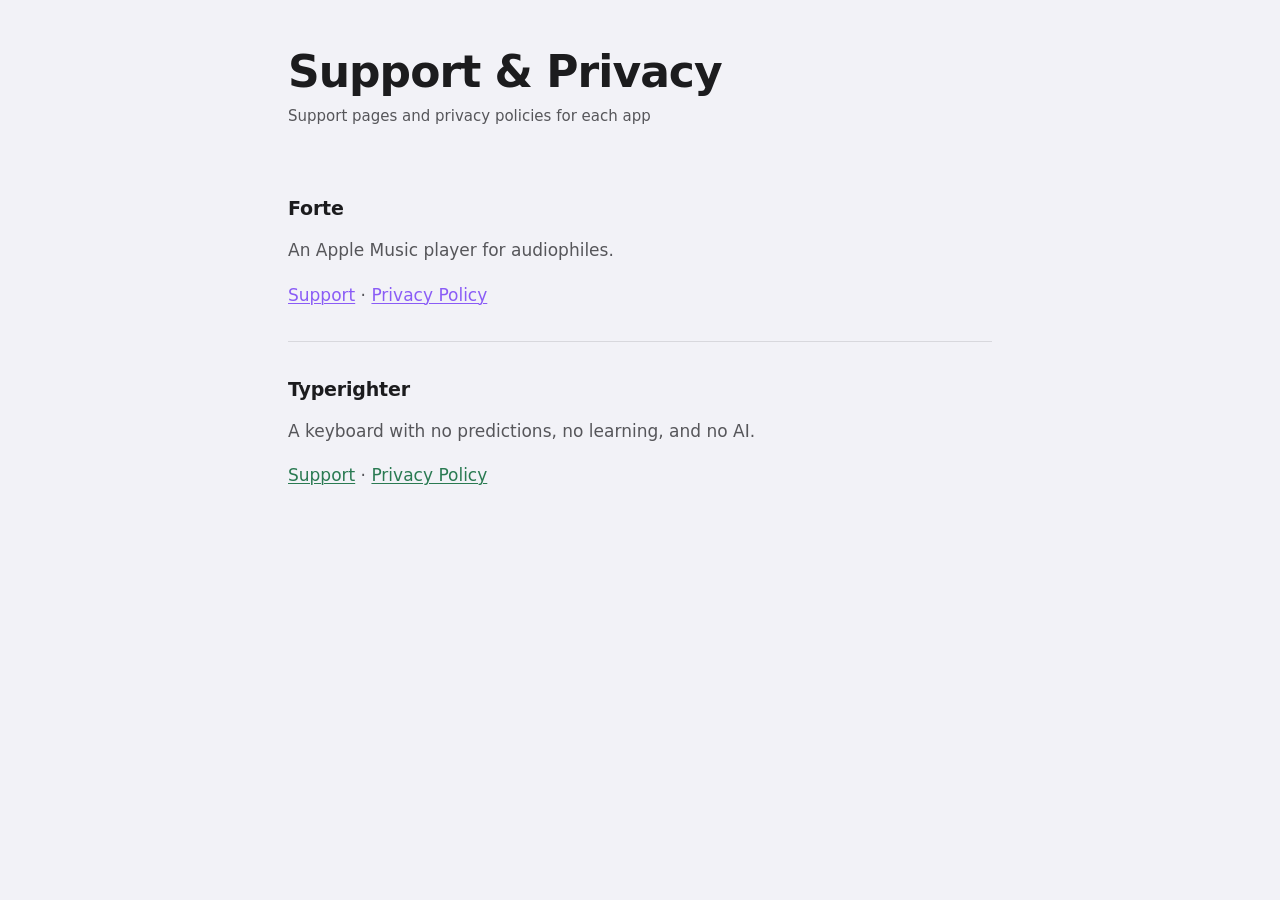
<file: index.html>
<!DOCTYPE html>
<html lang="en">
<head>
<meta charset="utf-8">
<meta name="viewport" content="width=device-width, initial-scale=1">
<title>Apps — Support &amp; Privacy</title>
<meta name="description" content="Support pages and privacy policies for each app.">
<link rel="stylesheet" href="styles.css">
</head>
<body>
<main>
  <header>
    <h1>Support &amp; Privacy</h1>
    <p class="updated">Support pages and privacy policies for each app</p>
  </header>

  <section class="forte">
    <h2>Forte</h2>
    <p>An Apple Music player for audiophiles.</p>
    <p><a href="forte/">Support</a> · <a href="forte/privacy.html">Privacy Policy</a></p>
  </section>

  <section class="typerighter">
    <h2>Typerighter</h2>
    <p>A keyboard with no predictions, no learning, and no AI.</p>
    <p><a href="typerighter/">Support</a> · <a href="typerighter/privacy.html">Privacy Policy</a></p>
  </section>
</main>
</body>
</html>
</file>
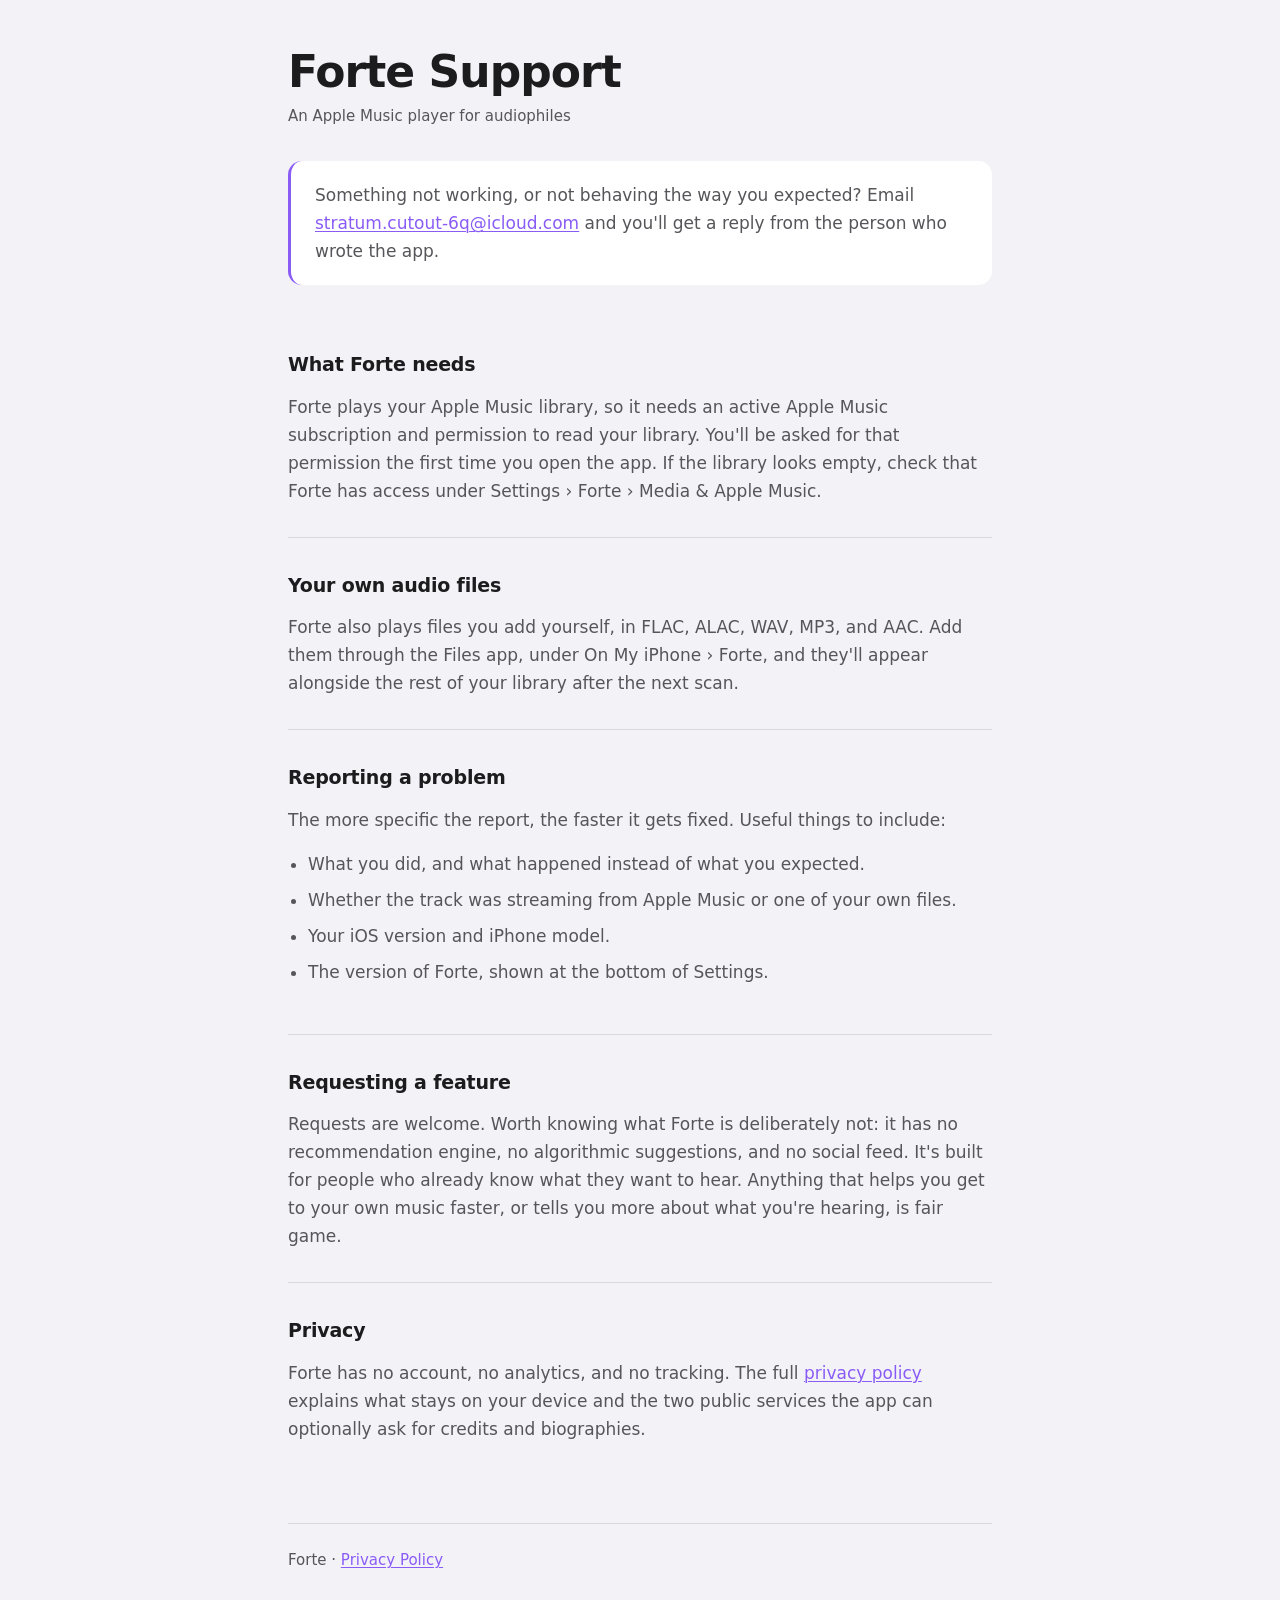
<file: forte/index.html>
<!DOCTYPE html>
<html lang="en">
<head>
<meta charset="utf-8">
<meta name="viewport" content="width=device-width, initial-scale=1">
<title>Forte — Support</title>
<meta name="description" content="Support for Forte, an Apple Music player for audiophiles.">
<link rel="stylesheet" href="../styles.css">
</head>
<body class="forte">
<main>
  <header>
    <h1>Forte Support</h1>
    <p class="updated">An Apple Music player for audiophiles</p>
    <p class="lede">
      Something not working, or not behaving the way you expected? Email
      <a href="mailto:stratum.cutout-6q@icloud.com">stratum.cutout-6q@icloud.com</a>
      and you'll get a reply from the person who wrote the app.
    </p>
  </header>

  <section>
    <h2>What Forte needs</h2>
    <p>
      Forte plays your Apple Music library, so it needs an active Apple Music subscription and
      permission to read your library. You'll be asked for that permission the first time you open
      the app. If the library looks empty, check that Forte has access under
      Settings › Forte › Media &amp; Apple Music.
    </p>
  </section>

  <section>
    <h2>Your own audio files</h2>
    <p>
      Forte also plays files you add yourself, in FLAC, ALAC, WAV, MP3, and AAC. Add them through
      the Files app, under On My iPhone › Forte, and they'll appear alongside the rest of your
      library after the next scan.
    </p>
  </section>

  <section>
    <h2>Reporting a problem</h2>
    <p>
      The more specific the report, the faster it gets fixed. Useful things to include:
    </p>
    <ul>
      <li>What you did, and what happened instead of what you expected.</li>
      <li>Whether the track was streaming from Apple Music or one of your own files.</li>
      <li>Your iOS version and iPhone model.</li>
      <li>The version of Forte, shown at the bottom of Settings.</li>
    </ul>
  </section>

  <section>
    <h2>Requesting a feature</h2>
    <p>
      Requests are welcome. Worth knowing what Forte is deliberately not: it has no recommendation
      engine, no algorithmic suggestions, and no social feed. It's built for people who already know
      what they want to hear. Anything that helps you get to your own music faster, or tells you
      more about what you're hearing, is fair game.
    </p>
  </section>

  <section>
    <h2>Privacy</h2>
    <p>
      Forte has no account, no analytics, and no tracking. The full
      <a href="privacy.html">privacy policy</a> explains what stays on your device and the two
      public services the app can optionally ask for credits and biographies.
    </p>
  </section>

  <footer>
    Forte · <a href="privacy.html">Privacy Policy</a>
  </footer>
</main>
</body>
</html>
</file>
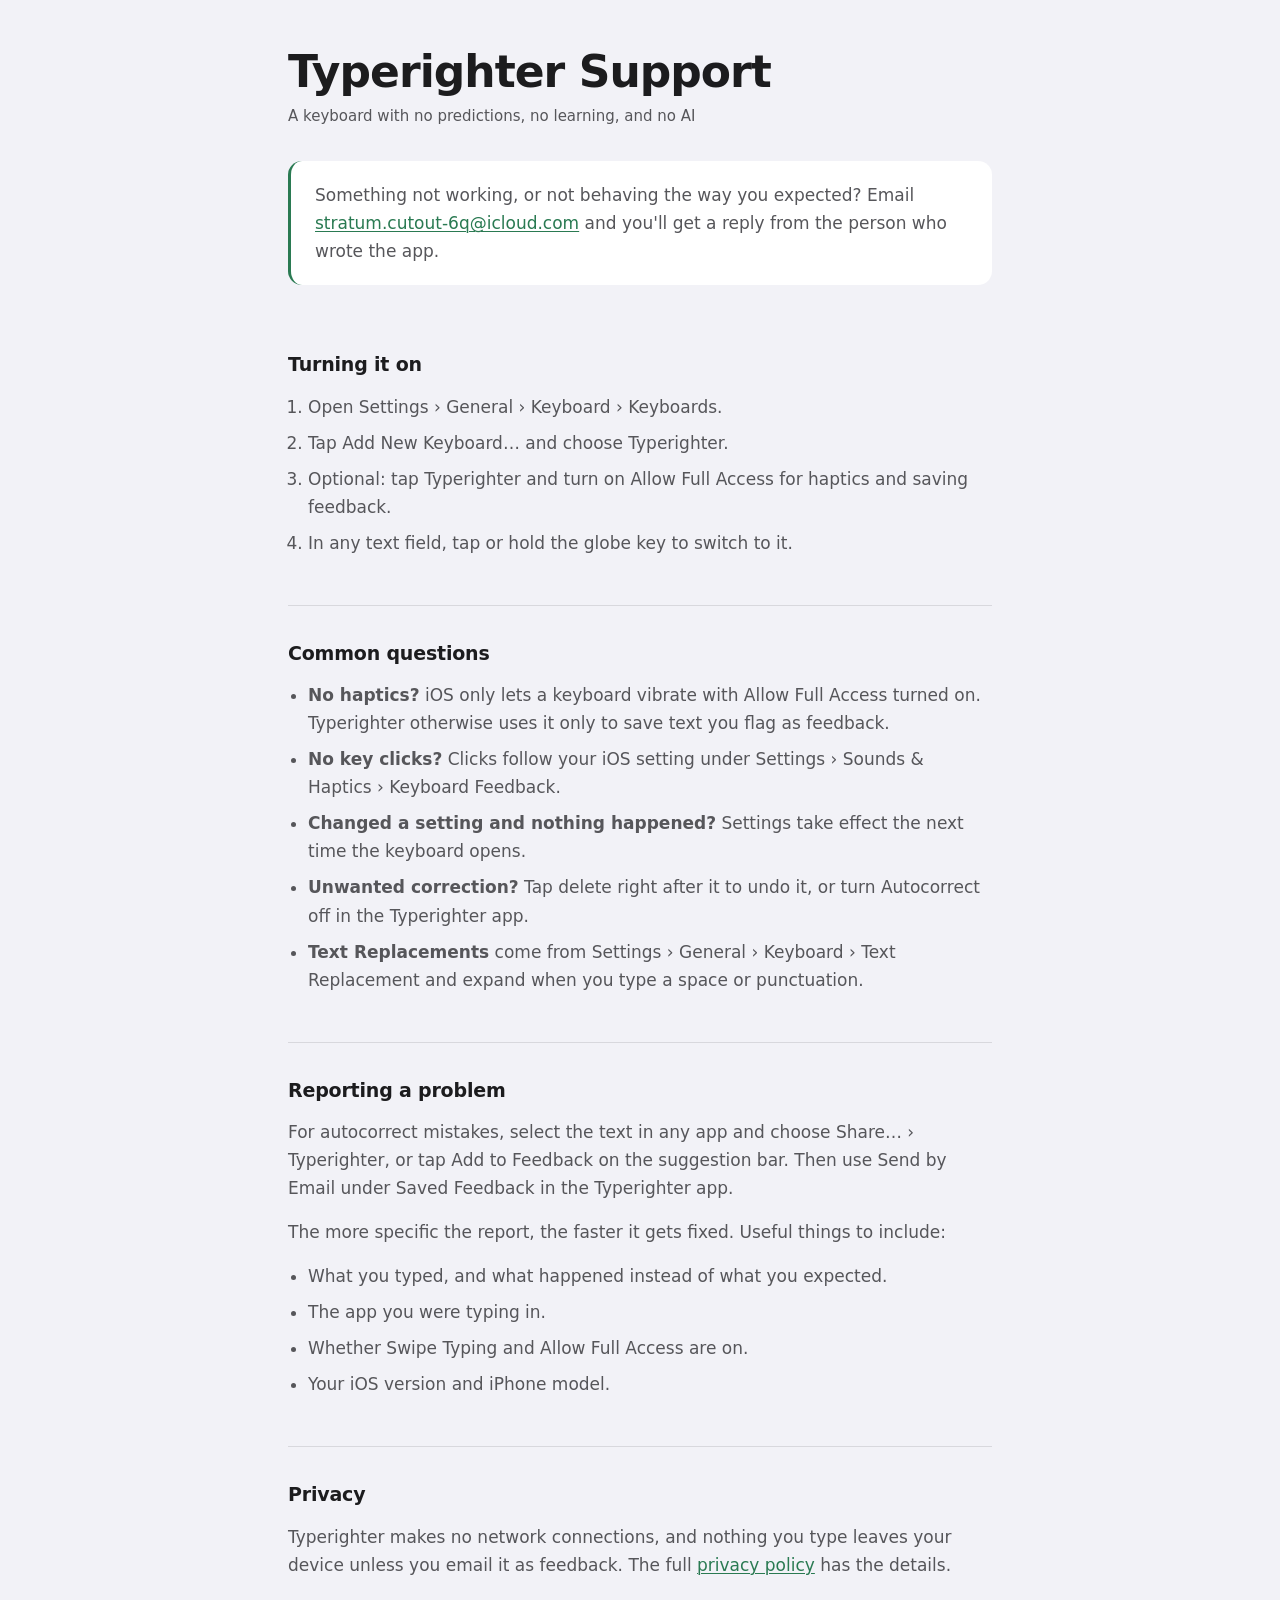
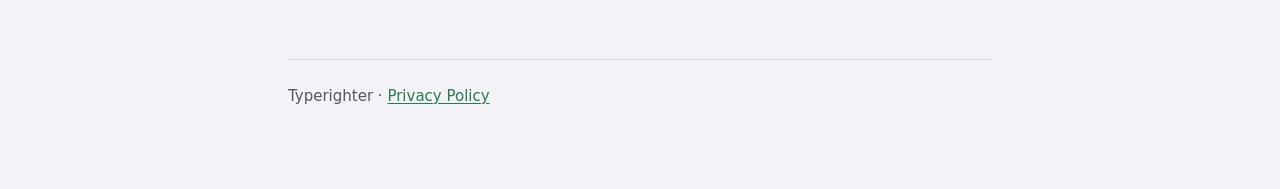
<file: typerighter/index.html>
<!DOCTYPE html>
<html lang="en">
<head>
<meta charset="utf-8">
<meta name="viewport" content="width=device-width, initial-scale=1">
<title>Typerighter — Support</title>
<meta name="description" content="Support for Typerighter, a keyboard with no predictions, no learning, and no AI.">
<link rel="stylesheet" href="../styles.css">
</head>
<body class="typerighter">
<main>
  <header>
    <h1>Typerighter Support</h1>
    <p class="updated">A keyboard with no predictions, no learning, and no AI</p>
    <p class="lede">
      Something not working, or not behaving the way you expected? Email
      <a href="mailto:stratum.cutout-6q@icloud.com">stratum.cutout-6q@icloud.com</a>
      and you'll get a reply from the person who wrote the app.
    </p>
  </header>

  <section>
    <h2>Turning it on</h2>
    <ol>
      <li>Open Settings › General › Keyboard › Keyboards.</li>
      <li>Tap Add New Keyboard… and choose Typerighter.</li>
      <li>Optional: tap Typerighter and turn on Allow Full Access for haptics and saving feedback.</li>
      <li>In any text field, tap or hold the globe key to switch to it.</li>
    </ol>
  </section>

  <section>
    <h2>Common questions</h2>
    <ul>
      <li><strong>No haptics?</strong> iOS only lets a keyboard vibrate with Allow Full Access turned on. Typerighter otherwise uses it only to save text you flag as feedback.</li>
      <li><strong>No key clicks?</strong> Clicks follow your iOS setting under Settings › Sounds &amp; Haptics › Keyboard Feedback.</li>
      <li><strong>Changed a setting and nothing happened?</strong> Settings take effect the next time the keyboard opens.</li>
      <li><strong>Unwanted correction?</strong> Tap delete right after it to undo it, or turn Autocorrect off in the Typerighter app.</li>
      <li><strong>Text Replacements</strong> come from Settings › General › Keyboard › Text Replacement and expand when you type a space or punctuation.</li>
    </ul>
  </section>

  <section>
    <h2>Reporting a problem</h2>
    <p>
      For autocorrect mistakes, select the text in any app and choose Share… › Typerighter, or tap Add
      to Feedback on the suggestion bar. Then use Send by Email under Saved Feedback in the Typerighter
      app.
    </p>
    <p>The more specific the report, the faster it gets fixed. Useful things to include:</p>
    <ul>
      <li>What you typed, and what happened instead of what you expected.</li>
      <li>The app you were typing in.</li>
      <li>Whether Swipe Typing and Allow Full Access are on.</li>
      <li>Your iOS version and iPhone model.</li>
    </ul>
  </section>

  <section>
    <h2>Privacy</h2>
    <p>
      Typerighter makes no network connections, and nothing you type leaves your device unless you
      email it as feedback. The full
      <a href="privacy.html">privacy policy</a> has the details.
    </p>
  </section>

  <footer>
    Typerighter · <a href="privacy.html">Privacy Policy</a>
  </footer>
</main>
</body>
</html>
</file>
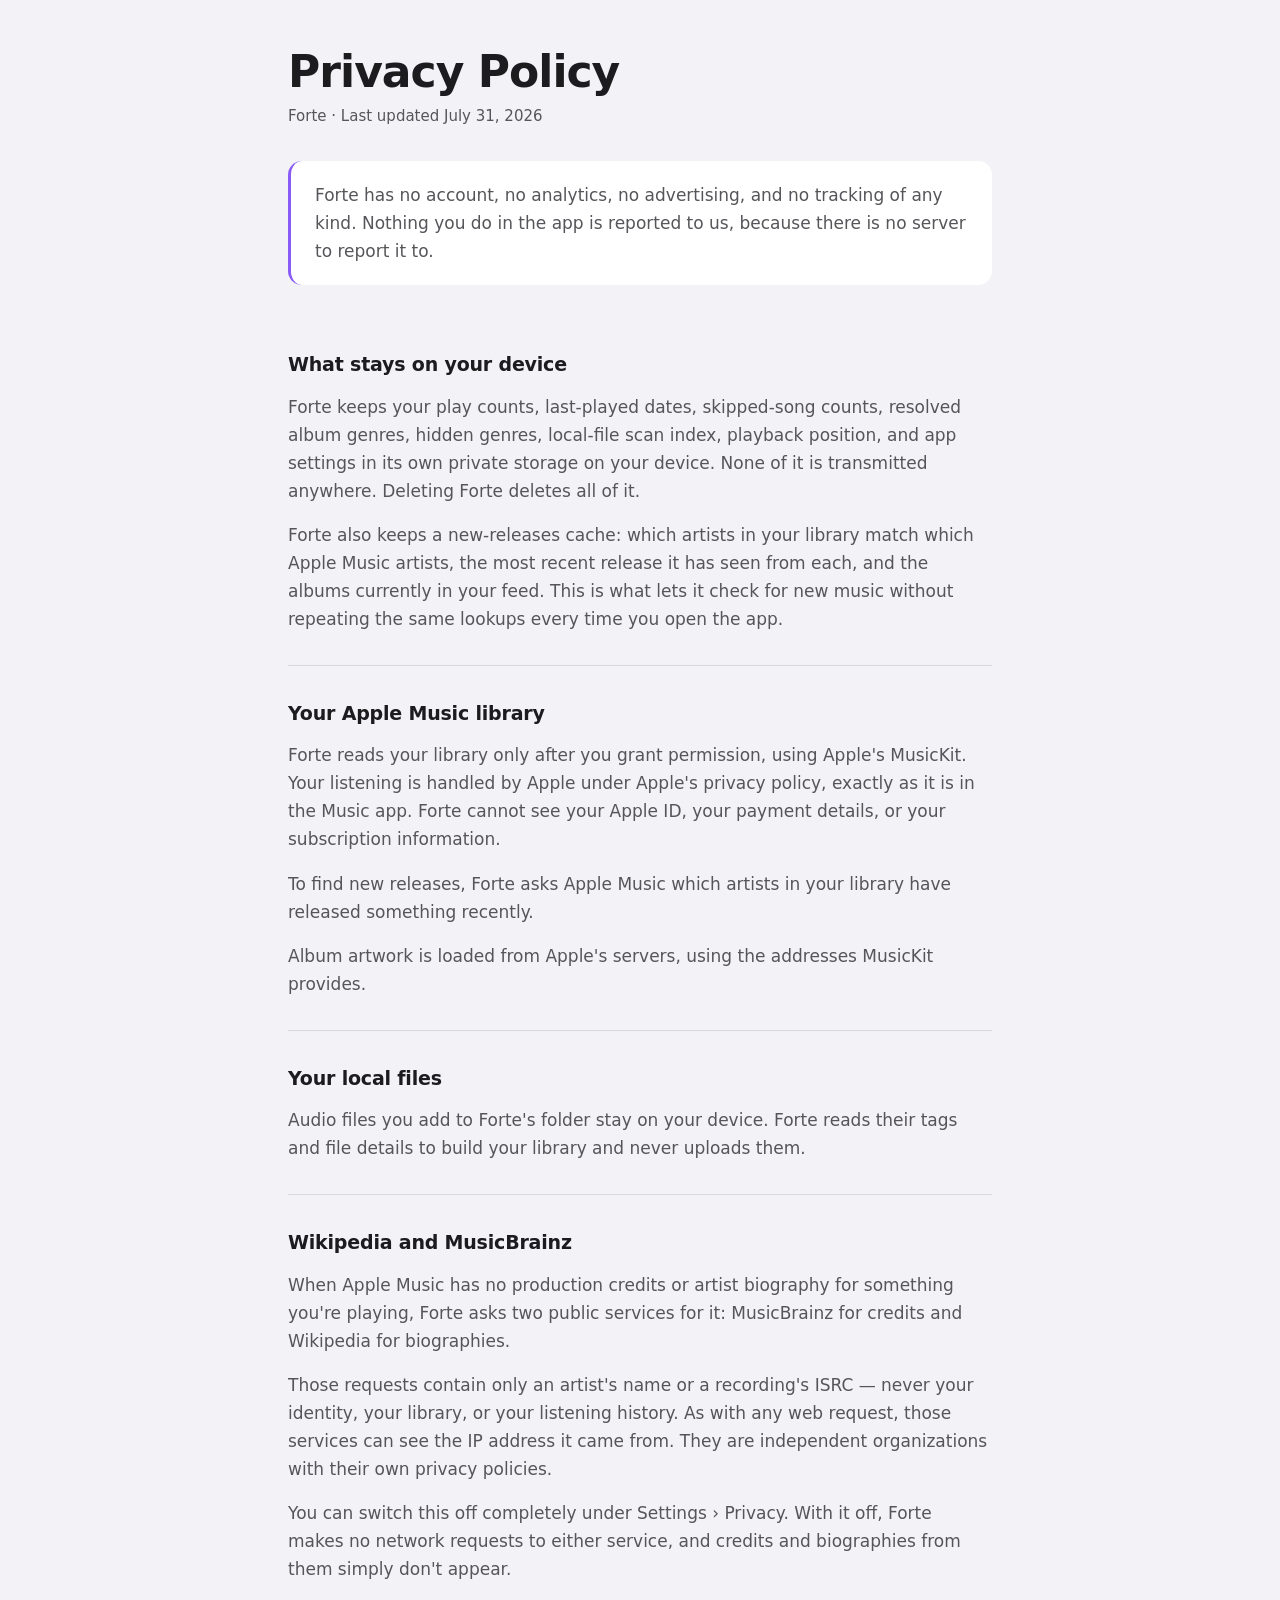
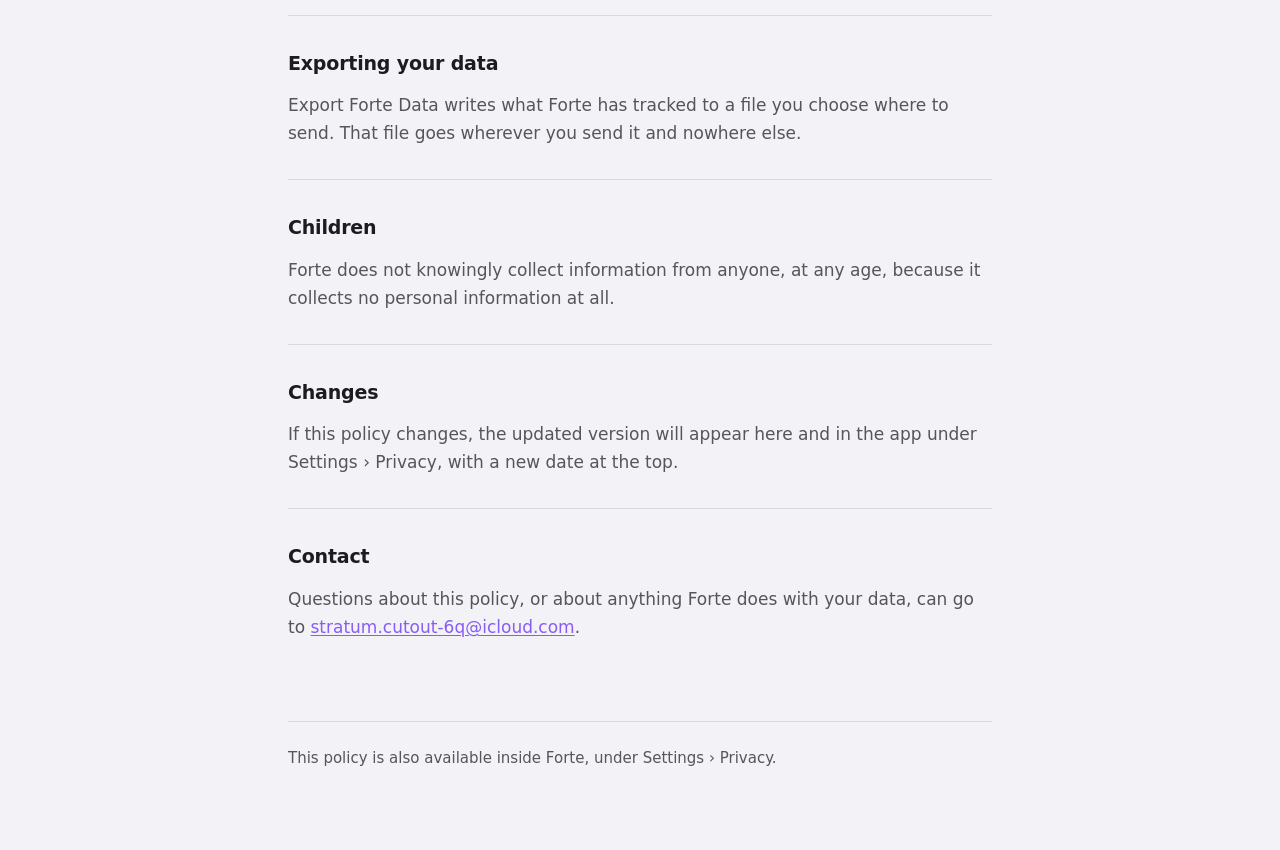
<file: privacy.html>
<!DOCTYPE html>
<html lang="en">
<head>
<meta charset="utf-8">
<meta name="viewport" content="width=device-width, initial-scale=1">
<title>Forte — Privacy Policy</title>
<meta name="description" content="Forte's privacy policy. No account, no analytics, no tracking.">
<style>
  :root {
    color-scheme: light dark;
    --bg: #f2f2f7;
    --card: #ffffff;
    --text: #1c1c1e;
    --muted: #56565a;
    --rule: #d8d8dd;
    --accent: #8a5cf6;
  }
  @media (prefers-color-scheme: dark) {
    :root {
      --bg: #000000;
      --card: #131315;
      --text: #f2f2f7;
      --muted: #a1a1a8;
      --rule: #2c2c30;
      --accent: #b79cff;
    }
  }
  * { box-sizing: border-box; }
  body {
    margin: 0;
    padding: 3rem 1.25rem 5rem;
    background: var(--bg);
    color: var(--text);
    font: 400 17px/1.65 -apple-system, BlinkMacSystemFont, "SF Pro Text", "Segoe UI", Roboto, system-ui, sans-serif;
    -webkit-font-smoothing: antialiased;
  }
  main { max-width: 44rem; margin: 0 auto; }
  header { margin-bottom: 3rem; }
  h1 {
    font-size: clamp(2rem, 6vw, 2.75rem);
    line-height: 1.1;
    letter-spacing: -0.022em;
    font-weight: 700;
    margin: 0 0 0.5rem;
  }
  .updated { color: var(--muted); font-size: 0.9375rem; margin: 0; }
  .lede {
    margin: 2rem 0 0;
    padding: 1.25rem 1.5rem;
    background: var(--card);
    border-radius: 14px;
    border-left: 3px solid var(--accent);
    font-size: 1.0625rem;
  }
  section { padding: 2rem 0; border-top: 1px solid var(--rule); }
  section:first-of-type { border-top: none; padding-top: 1rem; }
  h2 {
    font-size: 1.1875rem;
    letter-spacing: -0.01em;
    font-weight: 650;
    margin: 0 0 0.75rem;
  }
  p { margin: 0 0 1rem; color: var(--muted); }
  p:last-child { margin-bottom: 0; }
  a { color: var(--accent); text-decoration-thickness: 1px; text-underline-offset: 2px; }
  footer {
    margin-top: 3rem;
    padding-top: 1.5rem;
    border-top: 1px solid var(--rule);
    color: var(--muted);
    font-size: 0.9375rem;
  }
</style>
</head>
<body>
<main>
  <header>
    <h1>Privacy Policy</h1>
    <p class="updated">Forte · Last updated July 31, 2026</p>
    <p class="lede">
      Forte has no account, no analytics, no advertising, and no tracking of any kind.
      Nothing you do in the app is reported to us, because there is no server to report it to.
    </p>
  </header>

  <section>
    <h2>What stays on your device</h2>
    <p>
      Forte keeps your play counts, last-played dates, skipped-song counts, resolved album genres,
      hidden genres, local-file scan index, playback position, and app settings in its own private
      storage on your device. None of it is transmitted anywhere. Deleting Forte deletes all of it.
    </p>
    <p>
      Forte also keeps a new-releases cache: which artists in your library match which Apple Music
      artists, the most recent release it has seen from each, and the albums currently in your feed.
      This is what lets it check for new music without repeating the same lookups every time you
      open the app.
    </p>
  </section>

  <section>
    <h2>Your Apple Music library</h2>
    <p>
      Forte reads your library only after you grant permission, using Apple's MusicKit. Your
      listening is handled by Apple under Apple's privacy policy, exactly as it is in the Music app.
      Forte cannot see your Apple ID, your payment details, or your subscription information.
    </p>
    <p>
      To find new releases, Forte asks Apple Music which artists in your library have released
      something recently.
    </p>
    <p>
      Album artwork is loaded from Apple's servers, using the addresses MusicKit provides.
    </p>
  </section>

  <section>
    <h2>Your local files</h2>
    <p>
      Audio files you add to Forte's folder stay on your device. Forte reads their tags and file
      details to build your library and never uploads them.
    </p>
  </section>

  <section>
    <h2>Wikipedia and MusicBrainz</h2>
    <p>
      When Apple Music has no production credits or artist biography for something you're playing,
      Forte asks two public services for it: MusicBrainz for credits and Wikipedia for biographies.
    </p>
    <p>
      Those requests contain only an artist's name or a recording's ISRC — never your identity, your
      library, or your listening history. As with any web request, those services can see the IP
      address it came from. They are independent organizations with their own privacy policies.
    </p>
    <p>
      You can switch this off completely under Settings › Privacy. With it off, Forte makes no
      network requests to either service, and credits and biographies from them simply don't appear.
    </p>
  </section>

  <section>
    <h2>Exporting your data</h2>
    <p>
      Export Forte Data writes what Forte has tracked to a file you choose where to send. That file
      goes wherever you send it and nowhere else.
    </p>
  </section>

  <section>
    <h2>Children</h2>
    <p>
      Forte does not knowingly collect information from anyone, at any age, because it collects no
      personal information at all.
    </p>
  </section>

  <section>
    <h2>Changes</h2>
    <p>
      If this policy changes, the updated version will appear here and in the app under
      Settings › Privacy, with a new date at the top.
    </p>
  </section>

  <section>
    <h2>Contact</h2>
    <p>
      Questions about this policy, or about anything Forte does with your data, can go to
      <a href="mailto:stratum.cutout-6q@icloud.com">stratum.cutout-6q@icloud.com</a>.
    </p>
  </section>

  <footer>
    This policy is also available inside Forte, under Settings › Privacy.
  </footer>
</main>
</body>
</html>
</file>
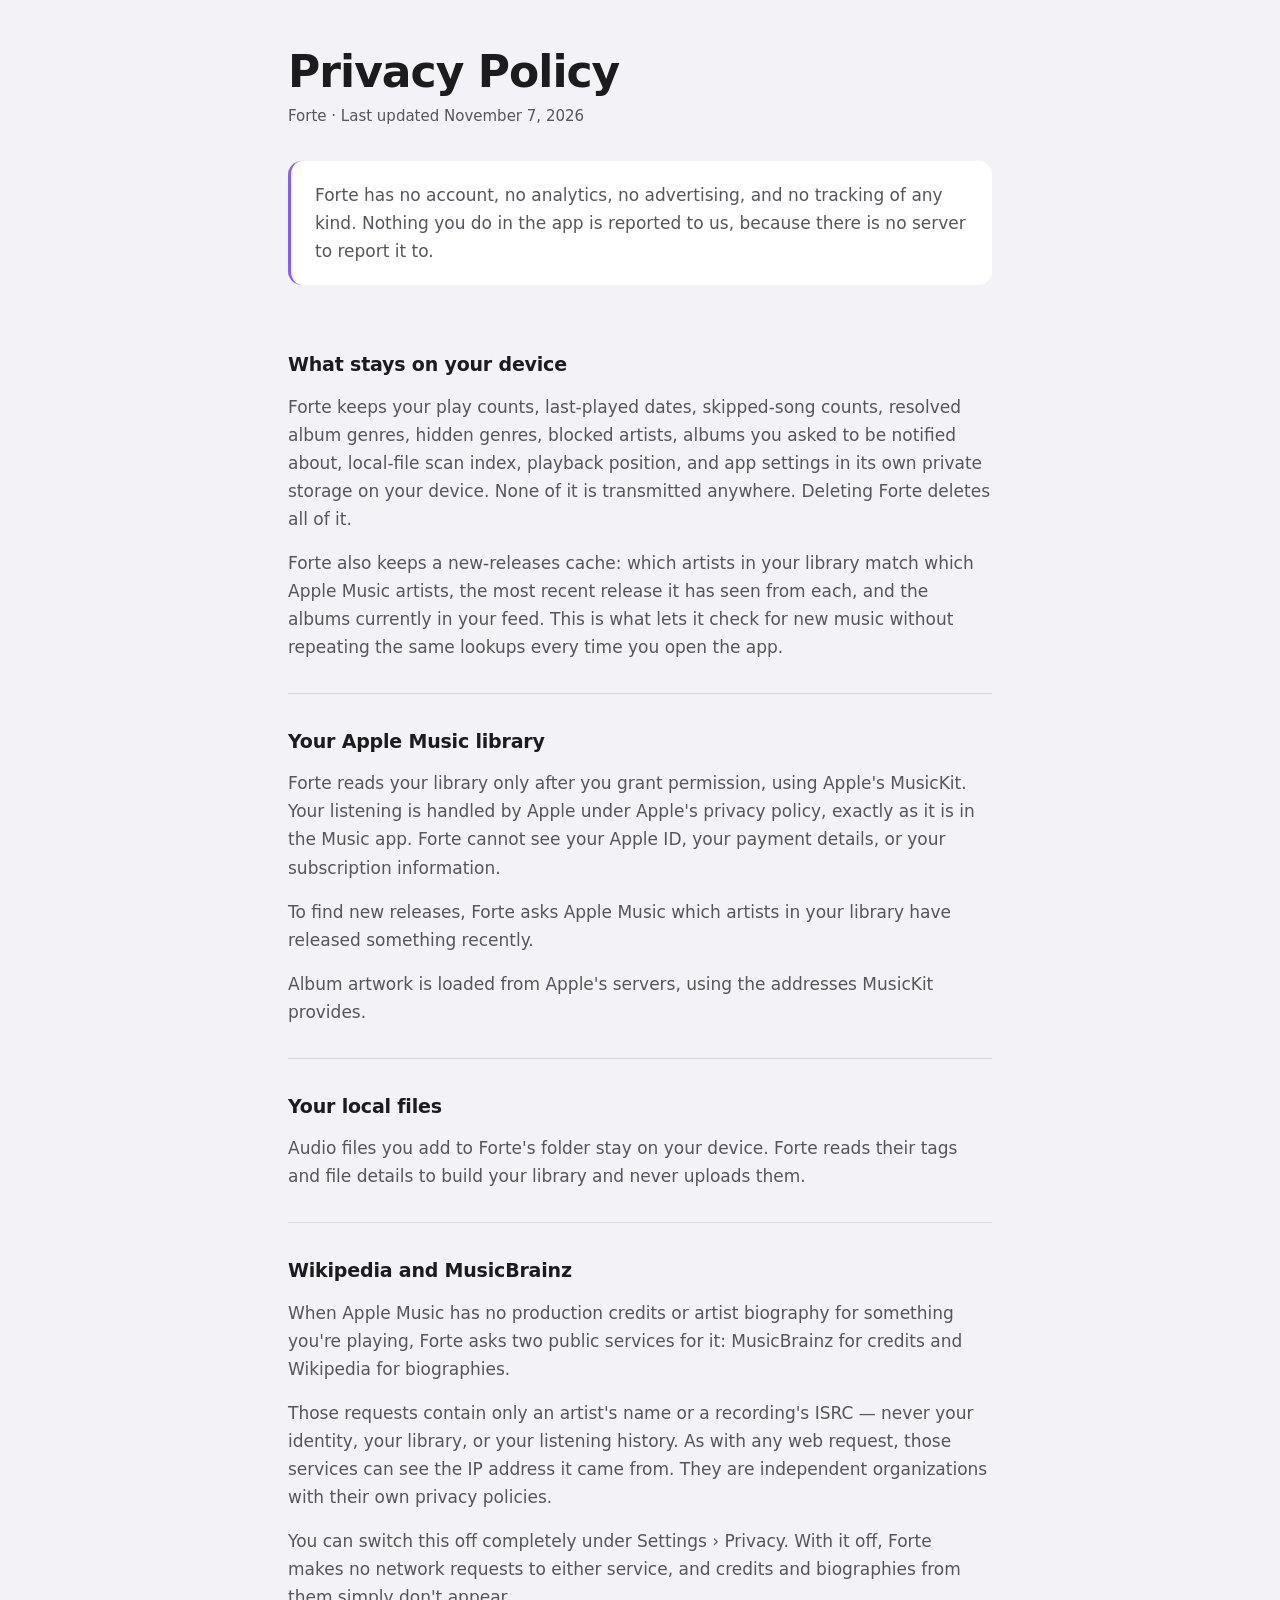
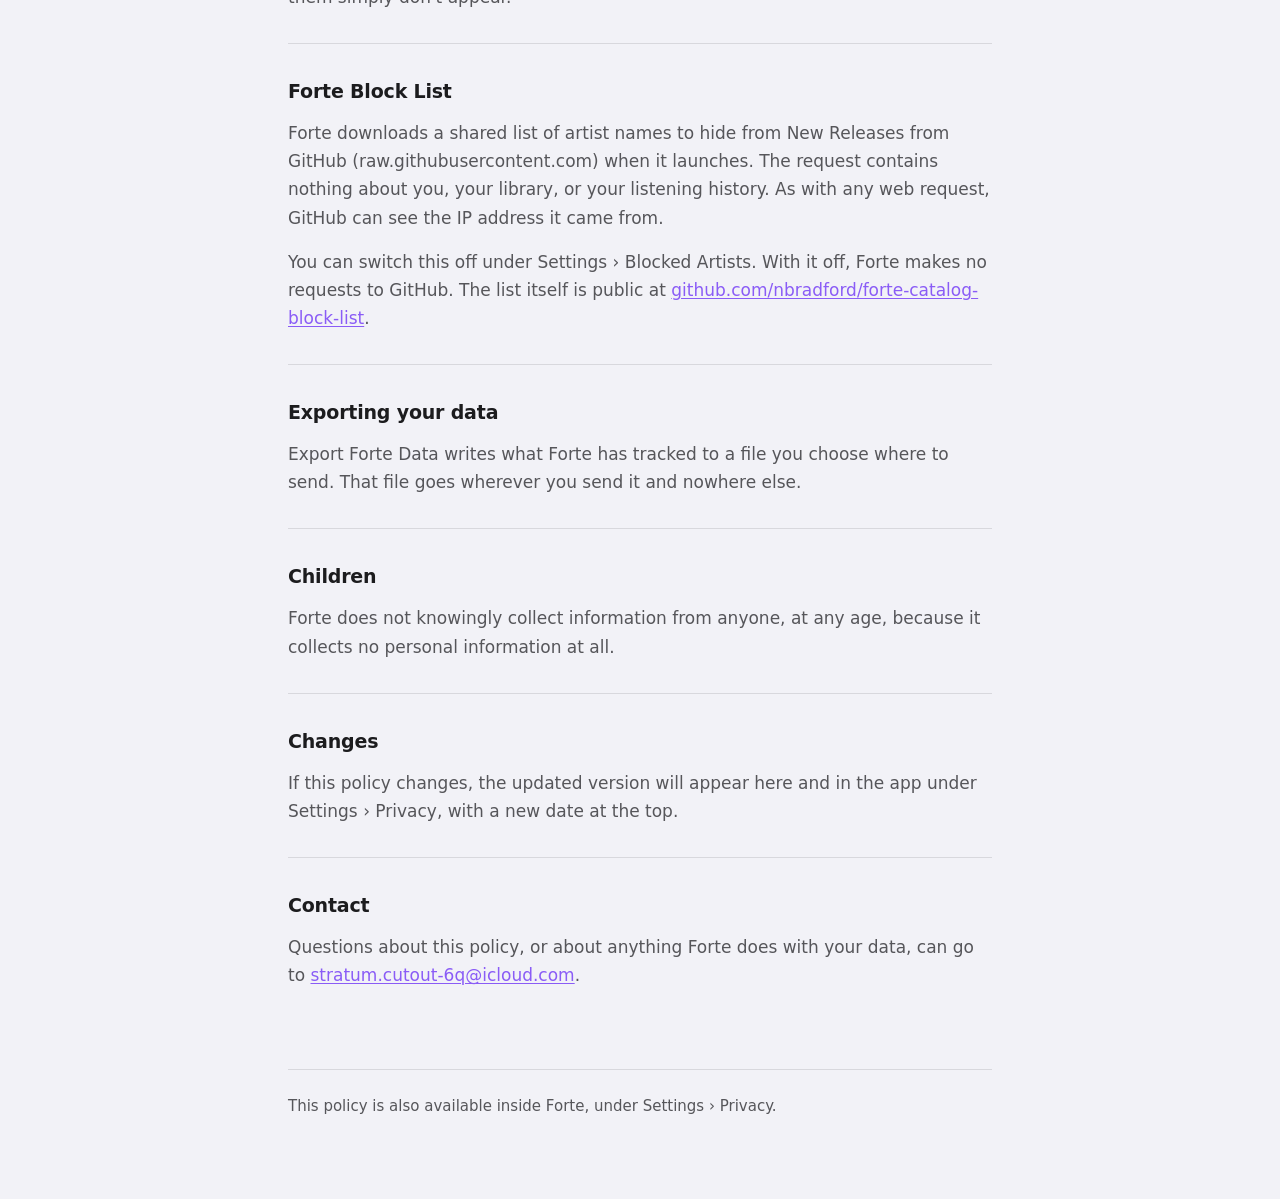
<file: forte/privacy.html>
<!DOCTYPE html>
<html lang="en">
<head>
<meta charset="utf-8">
<meta name="viewport" content="width=device-width, initial-scale=1">
<title>Forte — Privacy Policy</title>
<meta name="description" content="Forte's privacy policy. No account, no analytics, no tracking.">
<link rel="stylesheet" href="../styles.css">
</head>
<body class="forte">
<main>
  <header>
    <h1>Privacy Policy</h1>
    <p class="updated">Forte · Last updated November 7, 2026</p>
    <p class="lede">
      Forte has no account, no analytics, no advertising, and no tracking of any kind.
      Nothing you do in the app is reported to us, because there is no server to report it to.
    </p>
  </header>

  <section>
    <h2>What stays on your device</h2>
    <p>
      Forte keeps your play counts, last-played dates, skipped-song counts, resolved album genres,
      hidden genres, blocked artists, albums you asked to be notified about, local-file scan index, playback position, and app settings in its own private
      storage on your device. None of it is transmitted anywhere. Deleting Forte deletes all of it.
    </p>
    <p>
      Forte also keeps a new-releases cache: which artists in your library match which Apple Music
      artists, the most recent release it has seen from each, and the albums currently in your feed.
      This is what lets it check for new music without repeating the same lookups every time you
      open the app.
    </p>
  </section>

  <section>
    <h2>Your Apple Music library</h2>
    <p>
      Forte reads your library only after you grant permission, using Apple's MusicKit. Your
      listening is handled by Apple under Apple's privacy policy, exactly as it is in the Music app.
      Forte cannot see your Apple ID, your payment details, or your subscription information.
    </p>
    <p>
      To find new releases, Forte asks Apple Music which artists in your library have released
      something recently.
    </p>
    <p>
      Album artwork is loaded from Apple's servers, using the addresses MusicKit provides.
    </p>
  </section>

  <section>
    <h2>Your local files</h2>
    <p>
      Audio files you add to Forte's folder stay on your device. Forte reads their tags and file
      details to build your library and never uploads them.
    </p>
  </section>

  <section>
    <h2>Wikipedia and MusicBrainz</h2>
    <p>
      When Apple Music has no production credits or artist biography for something you're playing,
      Forte asks two public services for it: MusicBrainz for credits and Wikipedia for biographies.
    </p>
    <p>
      Those requests contain only an artist's name or a recording's ISRC — never your identity, your
      library, or your listening history. As with any web request, those services can see the IP
      address it came from. They are independent organizations with their own privacy policies.
    </p>
    <p>
      You can switch this off completely under Settings › Privacy. With it off, Forte makes no
      network requests to either service, and credits and biographies from them simply don't appear.
    </p>
  </section>

  <section>
    <h2>Forte Block List</h2>
    <p>
      Forte downloads a shared list of artist names to hide from New Releases from GitHub
      (raw.githubusercontent.com) when it launches. The request contains nothing about you, your
      library, or your listening history. As with any web request, GitHub can see the IP address it
      came from.
    </p>
    <p>
      You can switch this off under Settings › Blocked Artists. With it off, Forte makes no requests
      to GitHub. The list itself is public at
      <a href="https://github.com/nbradford/forte-catalog-block-list">github.com/nbradford/forte-catalog-block-list</a>.
    </p>
  </section>

  <section>
    <h2>Exporting your data</h2>
    <p>
      Export Forte Data writes what Forte has tracked to a file you choose where to send. That file
      goes wherever you send it and nowhere else.
    </p>
  </section>

  <section>
    <h2>Children</h2>
    <p>
      Forte does not knowingly collect information from anyone, at any age, because it collects no
      personal information at all.
    </p>
  </section>

  <section>
    <h2>Changes</h2>
    <p>
      If this policy changes, the updated version will appear here and in the app under
      Settings › Privacy, with a new date at the top.
    </p>
  </section>

  <section>
    <h2>Contact</h2>
    <p>
      Questions about this policy, or about anything Forte does with your data, can go to
      <a href="mailto:stratum.cutout-6q@icloud.com">stratum.cutout-6q@icloud.com</a>.
    </p>
  </section>

  <footer>
    This policy is also available inside Forte, under Settings › Privacy.
  </footer>
</main>
</body>
</html>
</file>
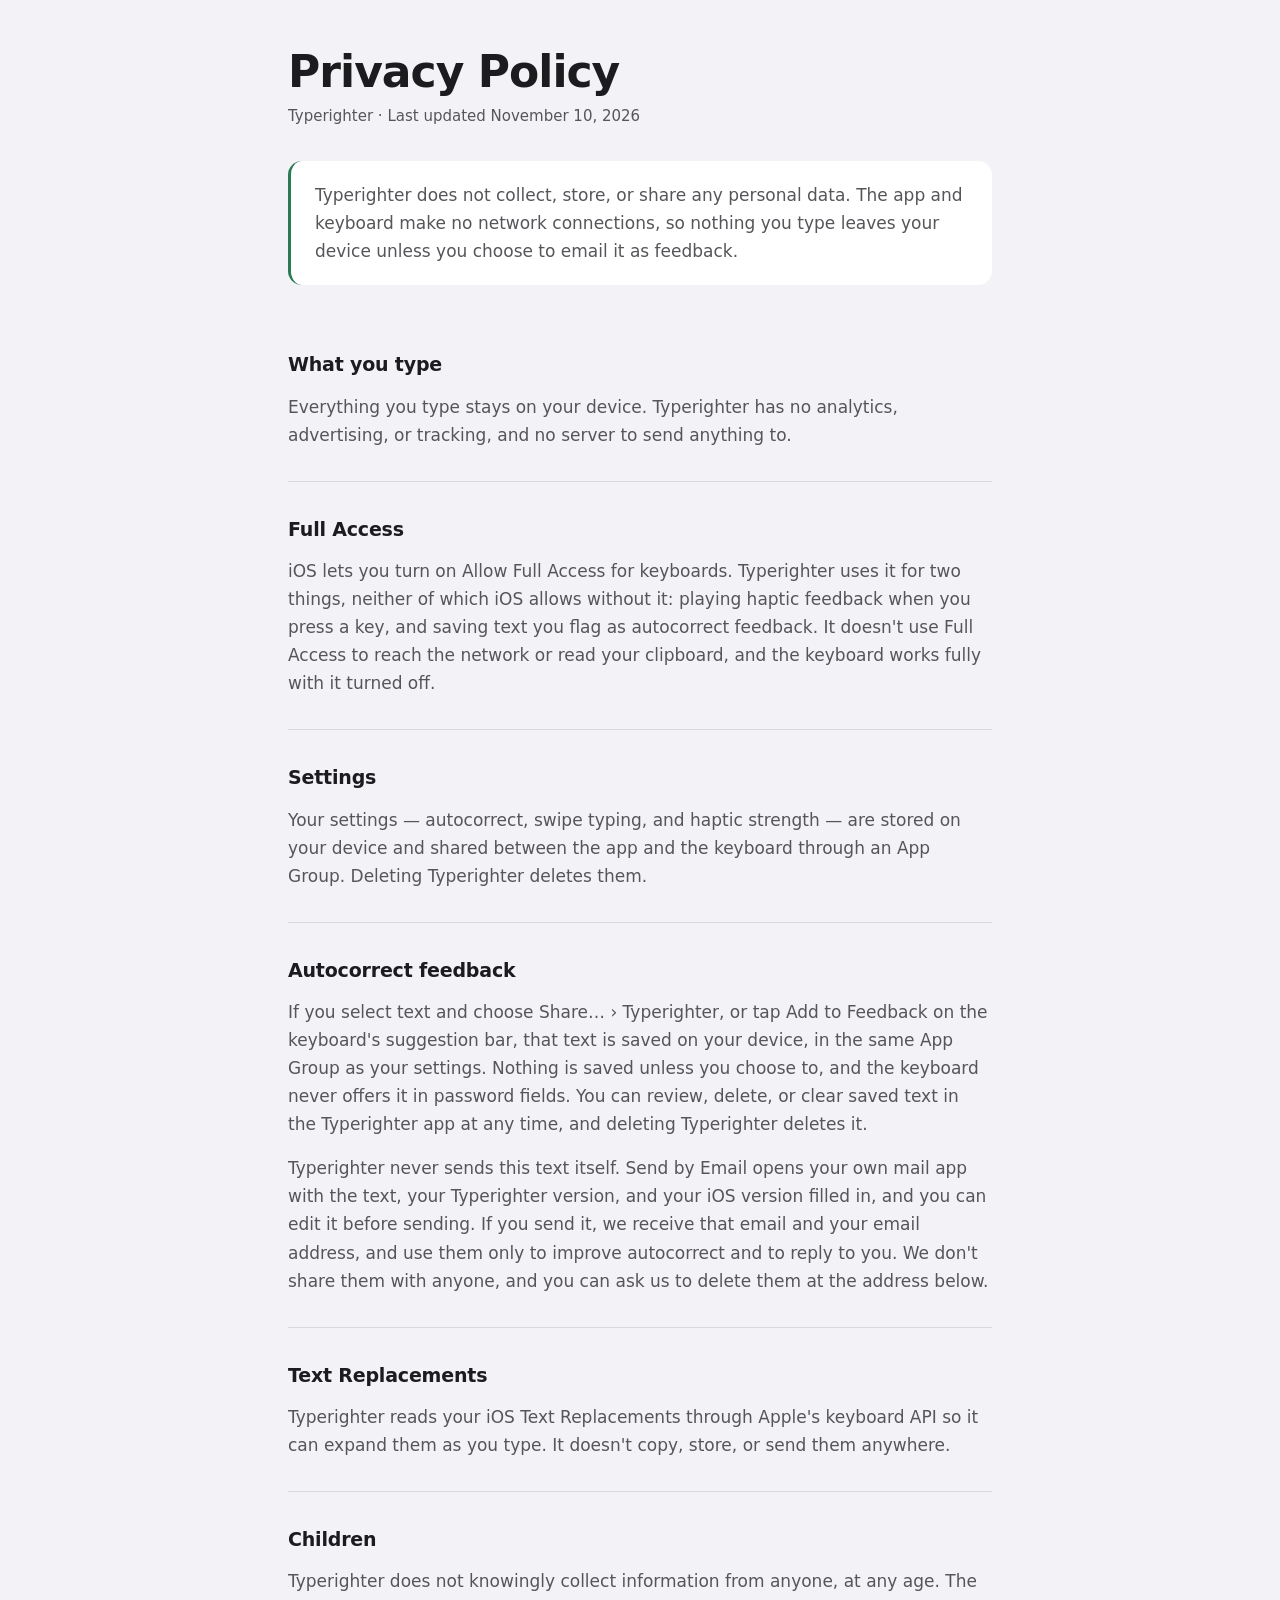
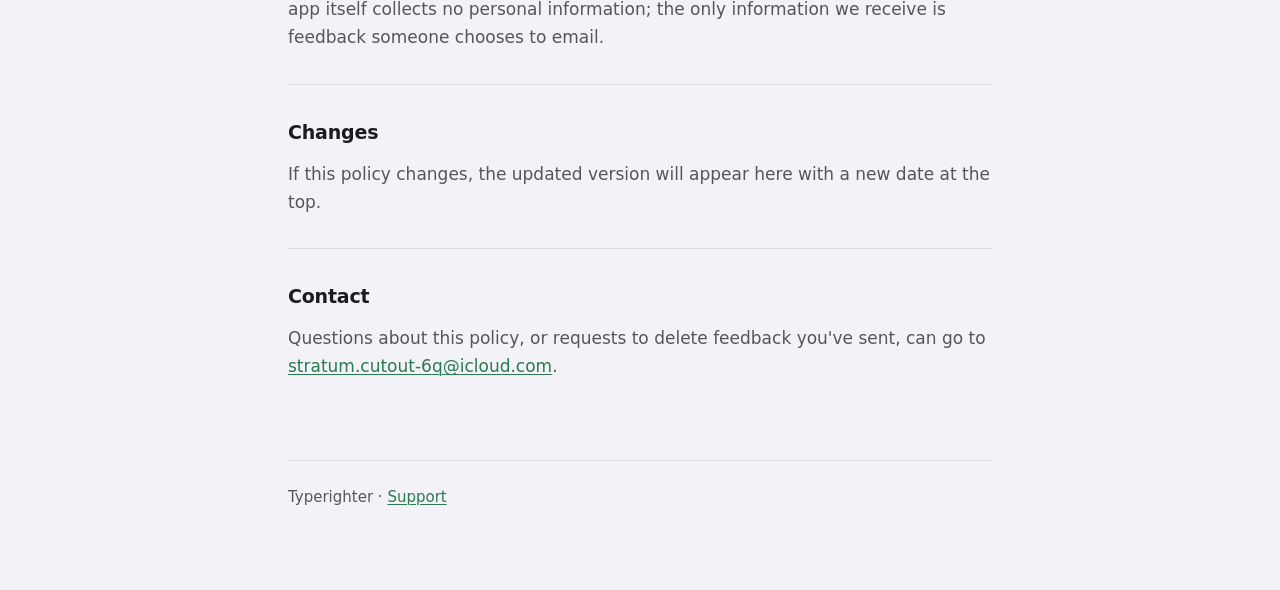
<file: typerighter/privacy.html>
<!DOCTYPE html>
<html lang="en">
<head>
<meta charset="utf-8">
<meta name="viewport" content="width=device-width, initial-scale=1">
<title>Typerighter — Privacy Policy</title>
<meta name="description" content="Typerighter's privacy policy. No data collected, no network connections.">
<link rel="stylesheet" href="../styles.css">
</head>
<body class="typerighter">
<main>
  <header>
    <h1>Privacy Policy</h1>
    <p class="updated">Typerighter · Last updated November 10, 2026</p>
    <p class="lede">
      Typerighter does not collect, store, or share any personal data. The app and keyboard make no
      network connections, so nothing you type leaves your device unless you choose to email it as
      feedback.
    </p>
  </header>

  <section>
    <h2>What you type</h2>
    <p>
      Everything you type stays on your device. Typerighter has no analytics, advertising, or
      tracking, and no server to send anything to.
    </p>
  </section>

  <section>
    <h2>Full Access</h2>
    <p>
      iOS lets you turn on Allow Full Access for keyboards. Typerighter uses it for two things, neither of
      which iOS allows without it: playing haptic feedback when you press a key, and saving text you
      flag as autocorrect feedback. It doesn't use Full Access to reach the network or read your
      clipboard, and the keyboard works fully with it turned off.
    </p>
  </section>

  <section>
    <h2>Settings</h2>
    <p>
      Your settings — autocorrect, swipe typing, and haptic strength — are stored on your device and
      shared between the app and the keyboard through an App Group. Deleting Typerighter deletes them.
    </p>
  </section>

  <section>
    <h2>Autocorrect feedback</h2>
    <p>
      If you select text and choose Share… › Typerighter, or tap Add to Feedback on the keyboard's
      suggestion bar, that text is saved on your device, in the same App Group as your settings. Nothing
      is saved unless you choose to, and the keyboard never offers it in password fields. You can review, delete, or clear saved text in the Typerighter
      app at any time, and deleting Typerighter deletes it.
    </p>
    <p>
      Typerighter never sends this text itself. Send by Email opens your own mail app with the text,
      your Typerighter version, and your iOS version filled in, and you can edit it before sending. If
      you send it, we receive that email and your email address, and use them only to improve
      autocorrect and to reply to you. We don't share them with anyone, and you can ask us to delete
      them at the address below.
    </p>
  </section>

  <section>
    <h2>Text Replacements</h2>
    <p>
      Typerighter reads your iOS Text Replacements through Apple's keyboard API so it can expand them
      as you type. It doesn't copy, store, or send them anywhere.
    </p>
  </section>

  <section>
    <h2>Children</h2>
    <p>
      Typerighter does not knowingly collect information from anyone, at any age. The app itself collects
      no personal information; the only information we receive is feedback someone chooses to email.
    </p>
  </section>

  <section>
    <h2>Changes</h2>
    <p>If this policy changes, the updated version will appear here with a new date at the top.</p>
  </section>

  <section>
    <h2>Contact</h2>
    <p>
      Questions about this policy, or requests to delete feedback you've sent, can go to
      <a href="mailto:stratum.cutout-6q@icloud.com">stratum.cutout-6q@icloud.com</a>.
    </p>
  </section>

  <footer>
    Typerighter · <a href="./">Support</a>
  </footer>
</main>
</body>
</html>
</file>
<file: styles.css>
:root {
  color-scheme: light dark;
  --bg: #f2f2f7;
  --card: #ffffff;
  --text: #1c1c1e;
  --muted: #56565a;
  --rule: #d8d8dd;
  --accent: #0a66d8;
}
@media (prefers-color-scheme: dark) {
  :root {
    --bg: #000000;
    --card: #131315;
    --text: #f2f2f7;
    --muted: #a1a1a8;
    --rule: #2c2c30;
    --accent: #6aa8ff;
  }
}
.forte { --accent: #8a5cf6; }
.typerighter { --accent: #2a7a52; }
@media (prefers-color-scheme: dark) {
  .forte { --accent: #b79cff; }
  .typerighter { --accent: #7fc49a; }
}
* { box-sizing: border-box; }
body {
  margin: 0;
  padding: 3rem 1.25rem 5rem;
  background: var(--bg);
  color: var(--text);
  font: 400 17px/1.65 -apple-system, BlinkMacSystemFont, "SF Pro Text", "Segoe UI", Roboto, system-ui, sans-serif;
  -webkit-font-smoothing: antialiased;
}
main { max-width: 44rem; margin: 0 auto; }
header { margin-bottom: 3rem; }
h1 {
  font-size: clamp(2rem, 6vw, 2.75rem);
  line-height: 1.1;
  letter-spacing: -0.022em;
  font-weight: 700;
  margin: 0 0 0.5rem;
}
.updated { color: var(--muted); font-size: 0.9375rem; margin: 0; }
.lede {
  margin: 2rem 0 0;
  padding: 1.25rem 1.5rem;
  background: var(--card);
  border-radius: 14px;
  border-left: 3px solid var(--accent);
  font-size: 1.0625rem;
}
section { padding: 2rem 0; border-top: 1px solid var(--rule); }
section:first-of-type { border-top: none; padding-top: 1rem; }
h2 {
  font-size: 1.1875rem;
  letter-spacing: -0.01em;
  font-weight: 650;
  margin: 0 0 0.75rem;
}
p { margin: 0 0 1rem; color: var(--muted); }
p:last-child { margin-bottom: 0; }
ul, ol { margin: 0 0 1rem; padding-left: 1.25rem; color: var(--muted); }
li { margin-bottom: 0.5rem; }
li:last-child { margin-bottom: 0; }
a { color: var(--accent); text-decoration-thickness: 1px; text-underline-offset: 2px; }
footer {
  margin-top: 3rem;
  padding-top: 1.5rem;
  border-top: 1px solid var(--rule);
  color: var(--muted);
  font-size: 0.9375rem;
}
</file>
